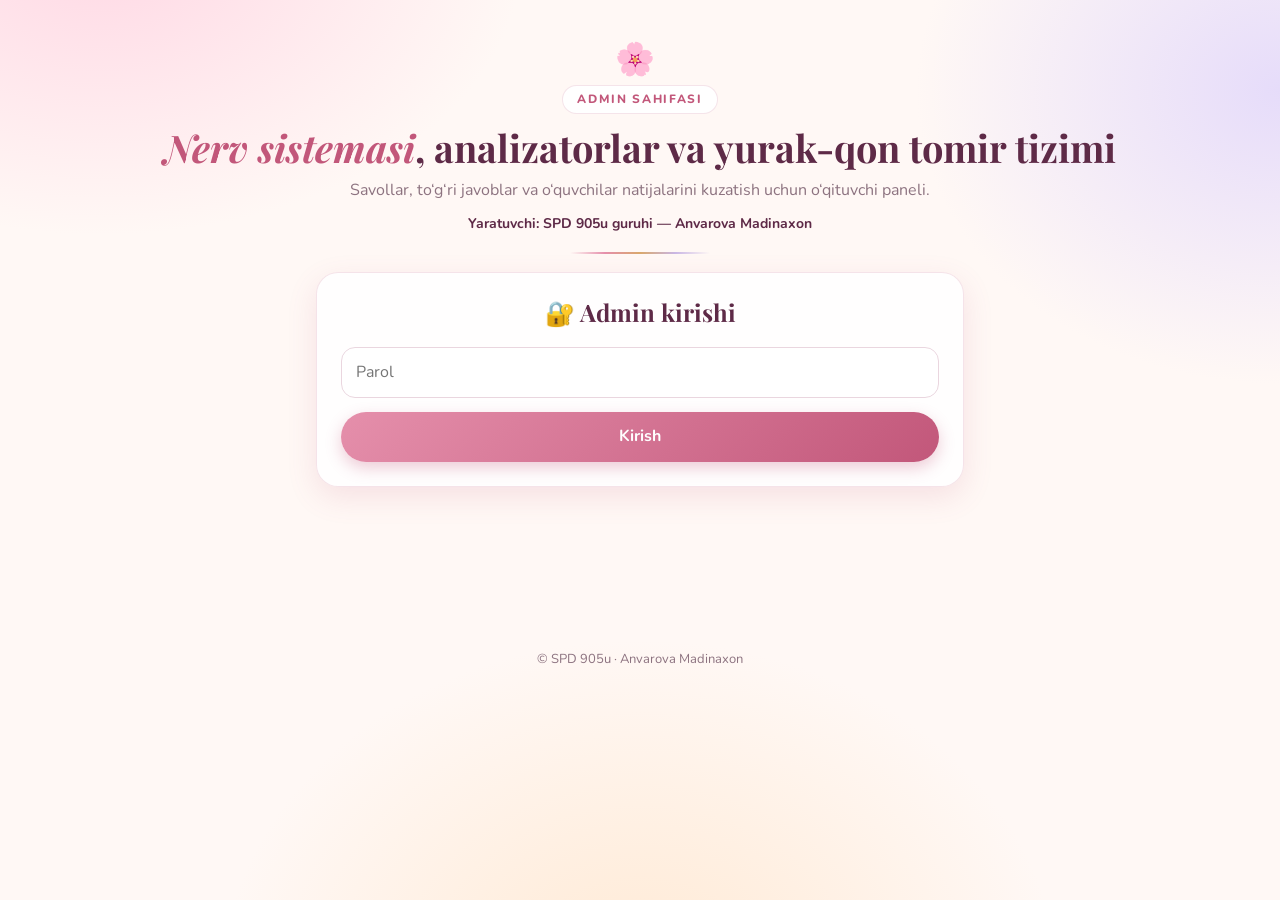
<file: admin/index.html>
<!doctype html>
<html lang="uz">
<head>
<meta charset="utf-8">
<meta name="viewport" content="width=device-width,initial-scale=1">
<title>Admin — Bilim sinovi · SPD 905u</title>
<link rel="stylesheet" href="style.css">
</head>
<body>
<header class="hero">
  <div class="flower">🌸</div>
  <span class="tag">Admin sahifasi</span>
  <h1><em>Nerv sistemasi</em>, analizatorlar va yurak-qon tomir tizimi</h1>
  <p>Savollar, to‘g‘ri javoblar va o‘quvchilar natijalarini kuzatish uchun o‘qituvchi paneli.</p>
  <div class="by">Yaratuvchi: SPD 905u guruhi — Anvarova Madinaxon</div>
  <div class="divider"></div>
</header>

<main class="wrap" id="app"></main>
<div class="footer">© SPD 905u · Anvarova Madinaxon</div>

<script src="common.js"></script>
<script>
/* Admin paroli (xohlasangiz o‘zgartiring). Eslatma: bu faqat oddiy to‘siq, havolani maxfiy saqlang. */
const ADMIN_PASSWORD = "madina905";

const $ = s => document.querySelector(s), esc = APP.esc, N = APP.total();
const K = "spd905u_results";
const load = () => { try { return JSON.parse(localStorage.getItem(K)) || []; } catch(e){ return []; } };
const save = a => { try { localStorage.setItem(K, JSON.stringify(a)); } catch(e){} };
let tab = "res", sortBy = "pct", q = "", msg = "", remote = [], dbErr = false, pasteVal = "";
async function pull() {
  if (!APP.dbOn()) return;
  try {
    const r = await APP.dbAll(); dbErr = false;
    if (JSON.stringify(r) !== JSON.stringify(remote)) { remote = r; if (tab === "res" && $("#paste")) { pasteVal = $("#paste").value; renderResults(); } }
  } catch (e) { dbErr = true; }
  const st = $("#live"); if (st) st.innerHTML = liveText();
}
const liveText = () => !APP.dbOn() ? "⚪ Firebase ulanmagan — kodlarni qo‘lda joylang" : dbErr ? "🔴 Bazaga ulanib bo‘lmadi" : "🟢 Jonli: natijalar avtomatik yangilanadi";

function boot() {
  let ok = false; try { ok = sessionStorage.getItem("spd905u_admin") === "1"; } catch(e){}
  ok ? render() : login();
}
function login(err) {
  $("#app").innerHTML = `<div class="narrow"><div class="card center">
    <h2 style="margin-top:0">🔐 Admin kirishi</h2>
    <div class="field"><input type="password" id="pw" placeholder="Parol"></div>
    ${err ? `<div class="err">Parol noto‘g‘ri</div>` : ""}
    <button class="btn block" id="in">Kirish</button></div></div>`;
  const go = () => { if ($("#pw").value === ADMIN_PASSWORD) { try { sessionStorage.setItem("spd905u_admin","1"); } catch(e){} render(); } else login(true); };
  $("#in").onclick = go; $("#pw").addEventListener("keydown", e => e.key === "Enter" && go());
}

function render() {
  $("#app").innerHTML = `
    <div class="tabs">
      <button class="tab ${tab==="res"?"on":""}" data-t="res">📊 Natijalar</button>
      <button class="tab ${tab==="qa"?"on":""}" data-t="qa">📚 Savollar va javoblar</button>
    </div>
    <div id="view"></div>`;
  document.querySelectorAll(".tab").forEach(b => b.onclick = () => { tab = b.dataset.t; render(); });
  tab === "res" ? renderResults() : renderQA();
}

/* ---------- Savollar va javoblar ---------- */
function renderQA() {
  let n = 0, html = "";
  QUIZ.sections.forEach((title, si) => {
    html += `<h2 class="sec-title">${si+1}-bo‘lim · ${esc(title)}</h2>`;
    QUIZ.questions.filter(x => x.s === si).forEach(x => {
      n++;
      html += `<div class="card qa"><h3><span class="num">${n}</span><span>${esc(x.q)}</span></h3>` +
        x.o.map((o, i) => ({o, i})).map(({o,i}, k) =>
          `<div class="ans ${i===0?"ok":""}"><span class="k">${i===0?"✓":"•"}</span><span>${esc(o)}</span></div>`).join("") + `</div>`;
    });
  });
  $("#view").innerHTML = `<div class="note center">Jami <b>${N}</b> ta savol. Yashil — to‘g‘ri javob. O‘quvchilarga variantlar har safar aralashtirib ko‘rsatiladi.</div>` + html;
}

/* ---------- Natijalar ---------- */
function rows() {
  const m = new Map(); load().forEach(r => m.set(r.i, r)); remote.forEach(r => m.set(r.i, r));
  return [...m.values()].map(r => { const pct = Math.round(r.c / N * 100); return { ...r, pct, lv: APP.levelOf(pct) }; });
}
function renderResults() {
  const all = rows();
  let list = all.filter(r => r.n.toLowerCase().includes(q.toLowerCase()));
  const cmp = { pct:(a,b)=>b.pct-a.pct||a.t-b.t, name:(a,b)=>a.n.localeCompare(b.n), time:(a,b)=>a.t-b.t, date:(a,b)=>b.d-a.d };
  list.sort(cmp[sortBy]);
  const avg = all.length ? Math.round(all.reduce((s,r)=>s+r.pct,0)/all.length) : 0;
  const best = all.length ? Math.max(...all.map(r=>r.pct)) : 0;
  const dist = APP_LEVELS_COUNT(all);

  $("#view").innerHTML = `
    <div class="note center" id="live">${liveText()}</div>
    <details class="card" ${APP.dbOn() ? "" : "open"}><summary><b>📥 Natijani qo‘lda qo‘shish (kod orqali)</b></summary>
      <p class="small-note" style="max-width:none">O‘quvchilar yuborgan kodlarni (Telegram xabarlarini shundayligicha ham bo‘ladi) shu yerga joylang. Har bir qatorga bittadan yoki hammasini birdan tashlashingiz mumkin.</p>
      <textarea id="paste" rows="3" placeholder="SPD905U.eyJpIjoi...">${esc(pasteVal)}</textarea>
      <div class="row" style="justify-content:flex-start"><button class="btn" id="add">Qo‘shish</button></div>
      <div id="msg">${msg}</div>
    </details>

    <div class="sum">
      <div class="stat"><b>${all.length}</b><small>ishlagan o‘quvchi</small></div>
      <div class="stat"><b>${avg}%</b><small>o‘rtacha natija</small></div>
      <div class="stat"><b>${best}%</b><small>eng yuqori</small></div>
      <div class="stat"><b>${all.filter(r=>r.pct>=75).length}</b><small>yuqori (75%+)</small></div>
    </div>
    <div class="card">
      <b>Darajalar bo‘yicha taqsimot</b>
      <div class="dist">${LEVELS.map(l => `<i class="${l.key}" style="width:${all.length? dist[l.key]/all.length*100:0}%;background:var(--c)"></i>`).join("")}</div>
      <div class="legend">${LEVELS.map(l => `<span class="${l.key}"><b>${l.label}</b> (${l.min}%${l.min===90?"–100":""}) — ${dist[l.key]} ta</span>`).join("")}</div>
    </div>

    <div class="toolbar">
      <input type="text" id="search" placeholder="🔎 Ism bo‘yicha qidirish" value="${esc(q)}">
      <select id="sort" style="width:auto">
        <option value="pct" ${sortBy==="pct"?"selected":""}>Foiz bo‘yicha</option>
        <option value="name" ${sortBy==="name"?"selected":""}>Ism bo‘yicha</option>
        <option value="time" ${sortBy==="time"?"selected":""}>Vaqt bo‘yicha</option>
        <option value="date" ${sortBy==="date"?"selected":""}>Oxirgilari birinchi</option>
      </select>
      <button class="btn small ghost" id="csv">⬇️ CSV</button>
      <button class="btn small ghost" id="clr">🗑 Hammasini tozalash</button>
    </div>

    <div class="tablewrap"><table class="stat">
      <thead><tr><th>#</th><th>Ism familiya</th><th>To‘g‘ri</th><th>Vaqt</th><th>Foiz</th><th>Daraja</th><th>Izoh</th><th></th></tr></thead>
      <tbody>${list.length ? list.map((r,i) => `
        <tr>
          <td>${i+1}</td>
          <td><b>${esc(r.n)}</b>${r.ab ? `<br><small style="color:var(--lo)">testdan chiqib ketgan</small>` : ""}${r.l ? `<br><small style="color:var(--mid)">tabdan chiqqan: ${r.l} marta</small>` : ""}</td>
          <td>${r.c} / ${N}</td>
          <td>${APP.fmtTime(r.t)}</td>
          <td><span class="pill ${r.lv.tier}">${r.pct}%</span></td>
          <td><span class="lvl ${r.lv.key}">${r.lv.label}</span></td>
          <td class="small-note">${esc(r.lv.note)}</td>
          <td><button class="btn small ghost" data-del="${esc(r.i)}" title="O‘chirish">✕</button></td>
        </tr>`).join("") : `<tr><td colspan="8" class="empty">Hozircha natija yo‘q. Yuqoridagi maydonga o‘quvchilar kodlarini joylang.</td></tr>`}</tbody>
    </table></div>`;

  $("#add").onclick = importCodes;
  $("#search").oninput = e => { q = e.target.value; renderResults(); const s = $("#search"); s.focus(); s.setSelectionRange(q.length, q.length); };
  $("#sort").onchange = e => { sortBy = e.target.value; renderResults(); };
  $("#csv").onclick = () => exportCSV(list);
  $("#clr").onclick = async () => { if (confirm("Barcha natijalar o‘chiriladi. Davom etasizmi?")) { save([]); remote = []; msg = ""; pasteVal = ""; if (APP.dbOn()) await APP.dbClear().catch(()=>{}); renderResults(); } };
  document.querySelectorAll("[data-del]").forEach(b => b.onclick = async () => { if (confirm("Bu natija o‘chirilsinmi?")) { save(load().filter(r => r.i !== b.dataset.del)); remote = remote.filter(r => r.i !== b.dataset.del); if (APP.dbOn()) await APP.dbDel(b.dataset.del).catch(()=>{}); renderResults(); } });
}
function APP_LEVELS_COUNT(all) { const o = {}; LEVELS.forEach(l => o[l.key] = 0); all.forEach(r => o[r.lv.key]++); return o; }

function importCodes() {
  const text = $("#paste").value, found = text.match(/SPD905U\.[A-Za-z0-9_\-]+/g) || [];
  const cur = load(), ids = new Set(cur.map(r => r.i));
  let added = 0, dup = 0, bad = 0;
  found.forEach(c => {
    const o = APP.decode(c);
    if (!o) return bad++;
    if (ids.has(o.i)) return dup++;
    ids.add(o.i); cur.push(o); added++;
  });
  save(cur);
  msg = !found.length ? `<div class="err">Kod topilmadi. «SPD905U.» bilan boshlanadigan kodni joylang.</div>`
    : `<div class="note">✅ Qo‘shildi: <b>${added}</b>${dup ? ` · takror: ${dup}` : ""}${bad ? ` · yaroqsiz: ${bad}` : ""}</div>`;
  pasteVal = "";
  renderResults();
}
function exportCSV(list) {
  const lines = [["№","Ism familiya","To'g'ri","Jami","Vaqt","Foiz","Daraja","Tabdan chiqish","Chiqib ketgan"]]
    .concat(list.map((r,i) => [i+1, r.n, r.c, N, APP.fmtTime(r.t), r.pct+"%", r.lv.label, r.l, r.ab ? "ha" : "yo'q"]));
  const csv = "﻿" + lines.map(l => l.map(v => `"${String(v).replace(/"/g,'""')}"`).join(",")).join("\r\n");
  const a = document.createElement("a"); a.href = URL.createObjectURL(new Blob([csv], {type:"text/csv;charset=utf-8"})); a.download = "natijalar.csv"; a.click();
}
boot();
pull(); setInterval(pull, 5000);
</script>
</body>
</html>
</file>
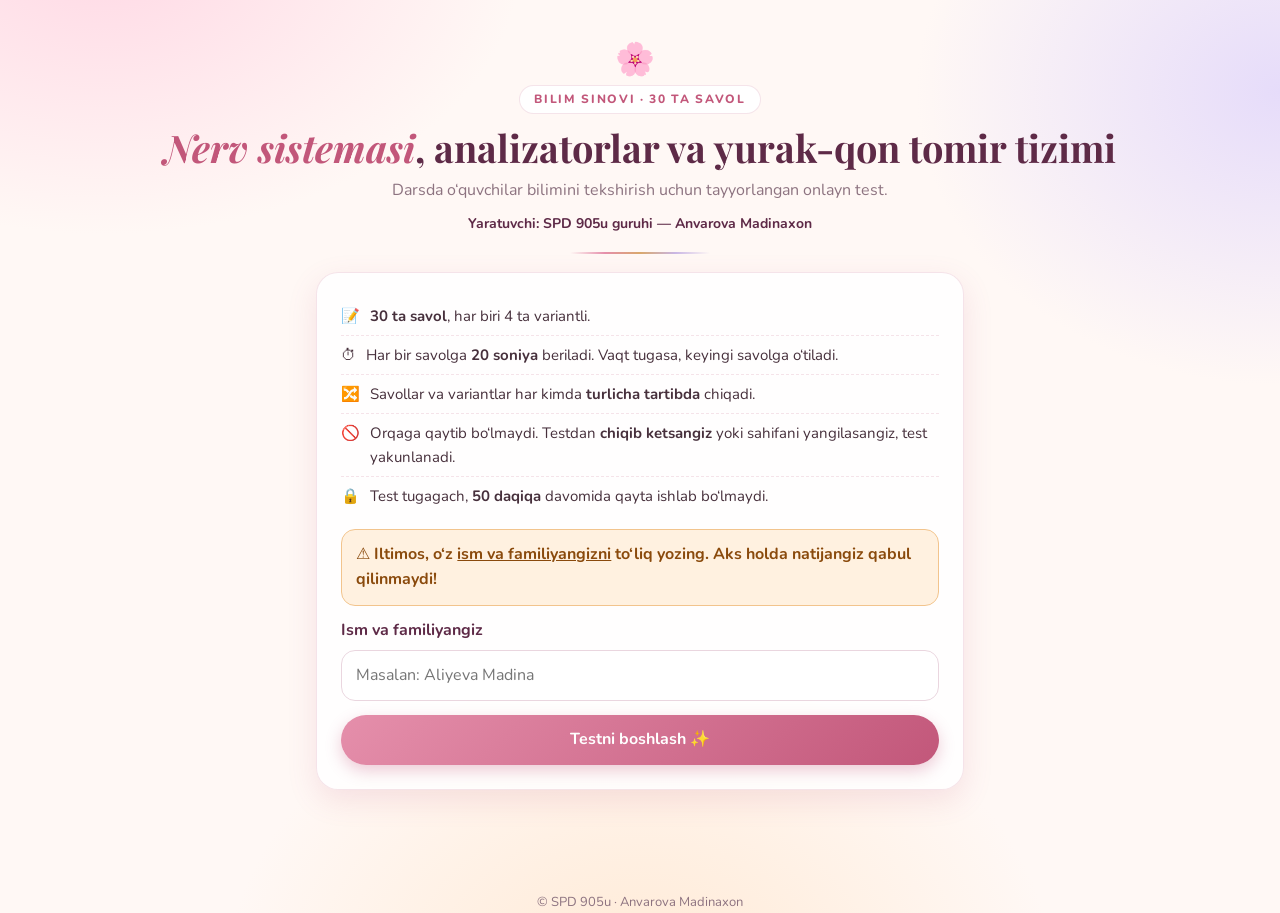
<file: oquvchi/index.html>
<!doctype html>
<html lang="uz">
<head>
<meta charset="utf-8">
<meta name="viewport" content="width=device-width,initial-scale=1">
<title>Bilim sinovi — SPD 905u</title>
<link rel="stylesheet" href="style.css">
</head>
<body>
<header class="hero">
  <div class="flower">🌸</div>
  <span class="tag">Bilim sinovi · 30 ta savol</span>
  <h1><em>Nerv sistemasi</em>, analizatorlar va yurak-qon tomir tizimi</h1>
  <p>Darsda o‘quvchilar bilimini tekshirish uchun tayyorlangan onlayn test.</p>
  <div class="by">Yaratuvchi: SPD 905u guruhi — Anvarova Madinaxon</div>
  <div class="divider"></div>
</header>
<main class="narrow" id="app"></main>
<div class="footer">© SPD 905u · Anvarova Madinaxon</div>

<script src="common.js"></script>
<script>
const $ = s => document.querySelector(s);
const esc = APP.esc, SEC = APP.secPerQuestion, LOCK = APP.lockMinutes * 60000;
const K_RUN = "spd905u_run", K_DONE = "spd905u_done";
const store = {
  get(k){ try { return JSON.parse(localStorage.getItem(k)); } catch(e){ return null; } },
  set(k,v){ try { localStorage.setItem(k, JSON.stringify(v)); } catch(e){} },
  del(k){ try { localStorage.removeItem(k); } catch(e){} }
};
const shuffle = a => { a = a.slice(); for (let i = a.length-1; i > 0; i--) { const j = Math.floor(Math.random()*(i+1)); [a[i],a[j]] = [a[j],a[i]]; } return a; };
const uid = () => Math.random().toString(36).slice(2,10) + Date.now().toString(36);
const Q = QUIZ.questions, N = Q.length;
let run = null, timerH = null, locked = false;

/* ---------- Kirish nuqtasi ---------- */
function boot() {
  const r = store.get(K_RUN);
  if (r) { run = r; finish(true); return; }          // test yarim qolgan (chiqib ketgan) → yakunlanadi va bloklanadi
  const d = store.get(K_DONE);
  if (d && d.until > Date.now()) return showLocked(d);
  if (d) store.del(K_DONE);
  showWelcome();
}

/* ---------- 1. Ism va qoidalar ---------- */
function showWelcome(msg) {
  $("#app").innerHTML = `
    <div class="card">
      <ul class="rules">
        <li>📝 <span><b>${N} ta savol</b>, har biri 4 ta variantli.</span></li>
        <li>⏱ <span>Har bir savolga <b>${SEC} soniya</b> beriladi. Vaqt tugasa, keyingi savolga o‘tiladi.</span></li>
        <li>🔀 <span>Savollar va variantlar har kimda <b>turlicha tartibda</b> chiqadi.</span></li>
        <li>🚫 <span>Orqaga qaytib bo‘lmaydi. Testdan <b>chiqib ketsangiz</b> yoki sahifani yangilasangiz, test yakunlanadi.</span></li>
        <li>🔒 <span>Test tugagach, <b>${APP.lockMinutes} daqiqa</b> davomida qayta ishlab bo‘lmaydi.</span></li>
      </ul>
      <div class="warn">⚠️ Iltimos, o‘z <u>ism va familiyangizni</u> to‘liq yozing. Aks holda natijangiz qabul qilinmaydi!</div>
      <div class="field"><label for="name">Ism va familiyangiz</label>
        <input type="text" id="name" placeholder="Masalan: Aliyeva Madina" autocomplete="name" maxlength="60"></div>
      <div id="err">${msg ? `<div class="err">${esc(msg)}</div>` : ""}</div>
      <button class="btn block" id="go">Testni boshlash ✨</button>
    </div>`;
  $("#go").onclick = begin;
  $("#name").addEventListener("keydown", e => { if (e.key === "Enter") begin(); });
}
function cleanName(s) {
  s = String(s||"").replace(/\s+/g," ").trim();
  return s.split(" ").map(w => w.charAt(0).toLocaleUpperCase("uz") + w.slice(1)).join(" ");
}
function begin() {
  const name = cleanName($("#name").value);
  const ok = /^[\p{L}'‘’ʻʼ`.\-]{2,}(\s[\p{L}'‘’ʻʼ`.\-]{2,})+$/u.test(name);
  if (!ok) { $("#err").innerHTML = `<div class="err">Ism va familiyangizni to‘liq yozing (kamida 2 ta so‘z, faqat harflar).</div>`; return; }
  if (!confirm(`Ismingiz: «${name}»\n\nTo‘g‘ri yozilganmi? Keyin o‘zgartirib bo‘lmaydi.`)) return;
  const order = shuffle([...Q.keys()]);
  const opts = {}; order.forEach(qi => opts[qi] = shuffle([0,1,2,3]));
  run = { id: uid(), name, order, opts, i: 0, ans: new Array(N).fill(null), startedAt: Date.now(), leaves: 0 };
  store.set(K_RUN, run);
  showQuestion();
}

/* ---------- 2. Savollar ---------- */
function showQuestion() {
  if (run.i >= N) return finish(false);
  locked = false;
  const qi = run.order[run.i], q = Q[qi], ord = run.opts[qi];
  const letters = ["A","B","C","D"];
  $("#app").innerHTML = `
    <div class="qtop"><span>Savol ${run.i+1} / ${N}</span><span class="timer" id="tm">⏱ <span id="tn">${SEC}</span></span></div>
    <div class="bar"><i style="width:${run.i/N*100}%"></i></div>
    <div class="bar time"><i id="tb" style="width:100%"></i></div>
    <div class="card qcard">
      <h2>${esc(q.q)}</h2>
      ${ord.map((oi, k) => `<button class="opt" data-o="${oi}"><span class="k">${letters[k]}</span><span>${esc(q.o[oi])}</span></button>`).join("")}
      <div class="flash" id="fl"></div>
    </div>`;
  document.querySelectorAll(".opt").forEach(b => b.onclick = () => answer(+b.dataset.o, b));
  const deadline = Date.now() + SEC * 1000;
  clearInterval(timerH);
  timerH = setInterval(() => {
    const left = Math.max(0, deadline - Date.now());
    $("#tn").textContent = Math.ceil(left/1000);
    $("#tb").style.width = (left/(SEC*1000)*100) + "%";
    $("#tm").classList.toggle("danger", left <= 5000);
    if (left <= 0) { clearInterval(timerH); timeUp(); }
  }, 100);
  window.scrollTo(0, 0);
}
function reveal(chosen) {            // to‘g‘ri javob — yashil, noto‘g‘ri tanlov — qizil
  document.querySelectorAll(".opt").forEach(b => { if (b.dataset.o === "0") b.classList.add("ok"); });
  if (chosen && chosen.dataset.o !== "0") chosen.classList.add("bad");
}
function lockOpts(){ document.querySelectorAll(".opt").forEach(b => b.disabled = true); }
function answer(oi, btn) {
  if (locked) return; locked = true; clearInterval(timerH);
  lockOpts(); reveal(btn);
  run.ans[run.order[run.i]] = oi;      // 0 = to‘g‘ri variant
  next(1000);
}
function timeUp() {
  if (locked) return; locked = true; lockOpts(); reveal(null);
  $("#fl").textContent = "⏰ Vaqt tugadi!";
  next(1200);
}
function next(delay) { run.i++; store.set(K_RUN, run); setTimeout(showQuestion, delay); }

/* Tabdan chiqib ketishni sanash */
document.addEventListener("visibilitychange", () => {
  if (run && document.visibilityState === "hidden") {
    run.leaves = (run.leaves || 0) + 1; store.set(K_RUN, run);
  }
});
document.addEventListener("contextmenu", e => { if (run) e.preventDefault(); });
document.addEventListener("copy", e => { if (run) e.preventDefault(); });

/* ---------- 3. Natija ---------- */
function finish(abandoned) {
  clearInterval(timerH);
  const correct = run.ans.filter(a => a === 0).length;
  const answered = run.ans.filter(a => a !== null).length;
  const secs = Math.round((Math.min(Date.now(), run.startedAt + N*SEC*1000 + 5000) - run.startedAt) / 1000);
  const res = { i: run.id, n: run.name, c: correct, t: secs, l: run.leaves || 0, ab: abandoned ? 1 : 0, d: Date.now() };
  const done = { until: Date.now() + LOCK, res, code: APP.encode(res), answered };
  store.set(K_DONE, done); store.del(K_RUN); run = null;
  showResult(done, abandoned);
}
function showResult(d, abandoned) {
  const r = d.res, pct = Math.round(r.c / N * 100), lv = APP.levelOf(pct);
  const ringColor = lv.tier === "high" ? "#1f9d5c" : lv.tier === "mid" ? "#e9b949" : "#d63a62";
  const text = `Test natijasi — ${r.n}\n${r.c}/${N} (${pct}%)\n${d.code}`;
  $("#app").innerHTML = `
    <div class="card center">
      <h2 style="margin-top:0">${esc(r.n)}</h2>
      ${abandoned ? `<div class="warn">Siz testdan chiqib ketdingiz — test yakunlandi.</div>` : ""}
      <div class="ring" style="--p:${pct};--c:${ringColor}"><span>${pct}%</span></div>
      <span class="lvl ${lv.key}">${lv.label}</span>
      <div class="stats">
        <div class="stat"><b>${r.c} / ${N}</b><small>to‘g‘ri javob</small></div>
        <div class="stat"><b>${APP.fmtTime(r.t)}</b><small>sarflangan vaqt</small></div>
      </div>
      <div class="notebox ${lv.tier}">${lv.note}</div>
      ${APP.dbOn() ? `<div class="note" id="snd" style="text-align:left">⏳ Natijangiz o‘qituvchiga yuborilmoqda…</div>
      <details style="text-align:left;margin-top:8px"><summary class="small-note" style="cursor:pointer">Yuborilmasa — qo‘lda yuborish</summary>` : ""}
      <div class="note" style="text-align:left">📤 <b>Natijangizni o‘qituvchiga yuboring:</b> pastdagi kodni nusxalab yuboring yoki Telegram tugmasini bosing.</div>
      <div class="codebox" id="code">${esc(d.code)}</div>
      <div class="row">
        <button class="btn" id="cp">📋 Kodni nusxalash</button>
        <a class="btn ghost" target="_blank" rel="noopener" href="https://t.me/share/url?url=${encodeURIComponent(" ")}&text=${encodeURIComponent(text)}">✈️ Telegram orqali yuborish</a>
      </div>
      ${APP.dbOn() ? `</details>` : ""}
      <p class="small-note" style="margin:14px auto 0" id="lk"></p>
    </div>`;
  $("#cp").onclick = async () => {
    try { await navigator.clipboard.writeText(d.code); } catch(e) {
      const s = getSelection(), rg = document.createRange(); rg.selectNodeContents($("#code")); s.removeAllRanges(); s.addRange(rg); document.execCommand("copy");
    }
    $("#cp").textContent = "✅ Nusxalandi";
  };
  tickLock(d);
  if (APP.dbOn()) sendResult(d);
  window.scrollTo(0, 0);
}
async function sendResult(d) {
  const el = $("#snd"); if (!el) return;
  if (d.sent) { el.className = "notebox high"; el.textContent = "✅ Natijangiz o‘qituvchiga yuborildi."; return; }
  try {
    await APP.dbPut(d.res); d.sent = 1; store.set(K_DONE, d);
    el.className = "notebox high"; el.textContent = "✅ Natijangiz o‘qituvchiga yuborildi.";
  } catch (e) {
    el.className = "err"; el.innerHTML = "Natija yuborilmadi (internetni tekshiring). <button class=\"btn small\" id=\"rt\">Qayta yuborish</button>";
    $("#rt").onclick = () => { el.className = "note"; el.textContent = "⏳ Yuborilmoqda…"; sendResult(d); };
  }
}
function tickLock(d) {
  const el = $("#lk"); if (!el) return;
  const upd = () => {
    const left = d.until - Date.now();
    if (left <= 0) { store.del(K_DONE); location.reload(); return; }
    el.textContent = `🔒 Qayta ishlash ${APP.fmtTime(left/1000)} dan keyin ochiladi.`;
  };
  upd(); setInterval(upd, 1000);
}
function showLocked(d) {
  showResult(d, false);
  const c = $("#app .card"); c.insertAdjacentHTML("afterbegin", `<div class="note" style="text-align:left">Siz bu testni allaqachon ishlab bo‘lgansiz. Natijangiz quyida.</div>`);
}
boot();
</script>
</body>
</html>
</file>
<file: admin/style.css>
@import url('https://fonts.googleapis.com/css2?family=Nunito:wght@400;600;700;800&family=Playfair+Display:ital,wght@0,600;0,700;1,500&display=swap');
:root{
  --rose:#e58fab; --rose-deep:#c2577a; --plum:#5e2a47; --cream:#fff8f5;
  --lav:#c9b6e4; --gold:#d9a86c; --mint:#a8d5c2; --ink:#47303c; --soft:#8d7380;
  --card:rgba(255,255,255,.84); --line:rgba(194,87,122,.16);
  --shadow:0 10px 30px rgba(194,87,122,.14);
  --hi:#1f7a4a; --hi-bg:#d9f2e4; --mid:#8a6410; --mid-bg:#fdf0cf; --lo:#b3244f; --lo-bg:#fddde4;
}
*{box-sizing:border-box}
html{scroll-behavior:smooth}
body{margin:0;font-family:'Nunito',system-ui,sans-serif;color:var(--ink);line-height:1.6;min-height:100vh;background-attachment:fixed;
  background:radial-gradient(600px 400px at 8% -5%,#ffd9e5 0%,transparent 70%),radial-gradient(520px 420px at 100% 10%,#e6dcfa 0%,transparent 70%),radial-gradient(600px 500px at 50% 110%,#ffe9d3 0%,transparent 70%),var(--cream)}
h1,h2,h3{font-family:'Playfair Display',serif;color:var(--plum);line-height:1.25}
.wrap{max-width:1080px;margin:0 auto;padding:0 18px 60px}
.narrow{max-width:680px;margin:0 auto;padding:0 16px 60px}
.hero{text-align:center;padding:34px 18px 18px}
.hero .flower{font-size:32px;letter-spacing:10px}
.hero .tag{display:inline-block;font-weight:800;font-size:12px;letter-spacing:.14em;text-transform:uppercase;color:var(--rose-deep);background:#fff;border:1px solid var(--line);padding:4px 14px;border-radius:999px}
.hero h1{font-size:clamp(24px,5vw,38px);margin:10px 0 6px}
.hero h1 em{color:var(--rose-deep);font-style:italic}
.hero p{margin:0 auto;max-width:620px;color:var(--soft)}
.hero .by{margin-top:10px;font-size:14px;color:var(--plum);font-weight:700}
.divider{height:2px;width:140px;margin:16px auto 0;border-radius:2px;background:linear-gradient(90deg,transparent,var(--rose),var(--gold),var(--lav),transparent)}
.btn{display:inline-flex;align-items:center;justify-content:center;gap:8px;border:0;cursor:pointer;font:inherit;font-weight:700;padding:12px 22px;border-radius:999px;color:#fff;text-decoration:none;background:linear-gradient(135deg,var(--rose),var(--rose-deep));box-shadow:0 6px 16px rgba(194,87,122,.3);transition:transform .15s,box-shadow .15s}
.btn:hover{transform:translateY(-2px);box-shadow:0 10px 22px rgba(194,87,122,.35)}
.btn:disabled{opacity:.55;cursor:not-allowed;transform:none}
.btn.ghost{background:#fff;color:var(--rose-deep);box-shadow:none;border:1.5px solid var(--rose)}
.btn.small{padding:7px 14px;font-size:14px}
.btn.block{width:100%}
.card{background:var(--card);backdrop-filter:blur(6px);border:1px solid var(--line);border-radius:22px;padding:24px;box-shadow:var(--shadow);margin-bottom:16px}
.center{text-align:center}
input[type=text],input[type=password],textarea,select{font:inherit;padding:12px 14px;border-radius:14px;border:1.5px solid #ead6df;background:#fff;color:var(--ink);outline:none;width:100%}
input:focus,textarea:focus{border-color:var(--rose);box-shadow:0 0 0 4px rgba(229,143,171,.2)}
.field{margin-bottom:14px}.field label{display:block;font-weight:700;margin-bottom:6px;color:var(--plum)}
.err{background:#fde3ea;color:#a52047;padding:11px 14px;border-radius:14px;margin:12px 0;font-weight:600}
.warn{background:#fff1e0;color:#8a4a0c;border:1.5px solid #f2c48d;padding:12px 14px;border-radius:14px;margin:12px 0;font-weight:700}
.note{background:#fff6e4;color:#7a5a12;padding:11px 14px;border-radius:14px;margin:12px 0;font-size:14px}
.rules{margin:0 0 14px;padding:0;list-style:none}
.rules li{display:flex;gap:10px;padding:7px 0;border-bottom:1px dashed var(--line);font-size:15px}
.rules li:last-child{border:0}
.pill{display:inline-block;min-width:54px;text-align:center;font-weight:800;padding:3px 12px;border-radius:999px;font-size:14px}
.pill.high{background:var(--hi-bg);color:var(--hi)}.pill.mid{background:var(--mid-bg);color:var(--mid)}.pill.low{background:var(--lo-bg);color:var(--lo)}
.footer{text-align:center;color:var(--soft);font-size:13px;margin-top:26px}

/* ---- Test jarayoni ---- */
.qtop{display:flex;justify-content:space-between;align-items:center;margin-bottom:10px;font-weight:800;color:var(--plum)}
.timer{display:inline-flex;align-items:center;gap:6px;background:#fff;border:1.5px solid var(--rose);padding:4px 14px;border-radius:999px;font-variant-numeric:tabular-nums;min-width:84px;justify-content:center}
.timer.danger{border-color:#d63a62;color:#d63a62;animation:pulse .6s infinite alternate}
@keyframes pulse{to{transform:scale(1.07)}}
.bar{height:8px;background:#f3dfe7;border-radius:99px;overflow:hidden;margin-bottom:8px}
.bar i{display:block;height:100%;width:0;background:linear-gradient(90deg,var(--rose),var(--gold));border-radius:99px}
.bar.time i{background:linear-gradient(90deg,#9ed8b8,#e9c46a,#e76f8b);background-size:300% 100%;transition:none}
.qcard{margin-top:14px;user-select:none;-webkit-user-select:none}
.qcard h2{font-size:clamp(19px,3.6vw,24px);margin:4px 0 18px}
.opt{display:flex;gap:12px;align-items:center;width:100%;text-align:left;font:inherit;padding:13px 16px;border:1.5px solid #ead6df;border-radius:16px;margin-bottom:10px;cursor:pointer;background:#fff;color:var(--ink);transition:.15s}
.opt:hover:not(:disabled){border-color:var(--rose);transform:translateX(3px)}
.opt .k{flex:none;width:30px;height:30px;border-radius:50%;display:grid;place-items:center;background:#fbe9f0;color:var(--rose-deep);font-weight:800;font-size:14px}
.opt.sel{border-color:var(--rose-deep);background:#fff0f5}.opt.sel .k{background:var(--rose-deep);color:#fff}
.opt:disabled{cursor:default}
.flash{text-align:center;color:#d63a62;font-weight:800;min-height:24px}
.ring{width:160px;height:160px;border-radius:50%;margin:8px auto 14px;display:grid;place-items:center;background:conic-gradient(var(--c,var(--rose-deep)) calc(var(--p)*1%),#f3dfe7 0)}
.ring span{width:126px;height:126px;border-radius:50%;background:#fff;display:grid;place-items:center;font:800 38px 'Playfair Display',serif;color:var(--plum)}
.stats{display:flex;gap:10px;justify-content:center;flex-wrap:wrap;margin:10px 0 14px}
.stat{background:#fff;border:1px solid var(--line);border-radius:14px;padding:8px 16px;min-width:110px}
.stat b{display:block;font-size:20px;color:var(--plum)}.stat small{color:var(--soft)}
.codebox{background:#fdf1f5;border:1.5px dashed var(--rose);border-radius:14px;padding:10px 12px;font:12px/1.4 ui-monospace,monospace;word-break:break-all;color:var(--rose-deep);text-align:left;max-height:90px;overflow:auto}
.notebox{border-radius:16px;padding:14px 16px;margin:12px 0;font-weight:600;text-align:left}
.notebox.high{background:var(--hi-bg);color:var(--hi)}.notebox.mid{background:var(--mid-bg);color:var(--mid)}.notebox.low{background:var(--lo-bg);color:var(--lo)}
.row{display:flex;gap:10px;flex-wrap:wrap;justify-content:center;margin-top:12px}

/* ---- Admin ---- */
.tabs{display:flex;gap:8px;flex-wrap:wrap;margin-bottom:16px;justify-content:center}
.tab{border:1.5px solid var(--rose);background:#fff;color:var(--rose-deep);padding:8px 18px;border-radius:999px;font:inherit;font-weight:700;cursor:pointer}
.tab.on{background:var(--rose-deep);color:#fff;border-color:var(--rose-deep)}
.sum{display:grid;gap:12px;grid-template-columns:repeat(auto-fit,minmax(150px,1fr));margin-bottom:16px}
.sum .stat{min-width:0;text-align:center}
.dist{display:flex;height:16px;border-radius:99px;overflow:hidden;background:#f3dfe7;margin:10px 0 8px}
.dist i{display:block;height:100%}
.legend{display:flex;gap:6px 14px;flex-wrap:wrap;font-size:13px}
.legend span::before{content:"";display:inline-block;width:10px;height:10px;border-radius:50%;margin-right:5px;background:var(--c)}
.l1{--c:#1f9d5c}.l2{--c:#7cc77a}.l3{--c:#e9b949}.l4{--c:#ee8b5b}.l5{--c:#d63a62}
.tablewrap{overflow-x:auto;border-radius:16px;border:1px solid var(--line);background:#fff}
table.stat{width:100%;border-collapse:collapse;min-width:820px}
table.stat th{background:linear-gradient(135deg,#fde1ea,#ece3fb);color:var(--plum);text-align:left;padding:11px 12px;font-size:14px;white-space:nowrap}
table.stat td{padding:10px 12px;border-top:1px solid var(--line);vertical-align:top;font-size:14px}
table.stat tr:nth-child(even) td{background:#fffafc}
.lvl{display:inline-block;font-weight:800;font-size:13px;padding:3px 10px;border-radius:999px;color:#fff;background:var(--c)}
.small-note{font-size:12.5px;color:var(--soft);max-width:340px}
.toolbar{display:flex;gap:10px;flex-wrap:wrap;margin-bottom:12px;align-items:center}
.toolbar input{flex:1;min-width:200px;width:auto}
.sec-title{display:flex;align-items:center;gap:10px;margin:28px 0 12px;font-size:22px}
.sec-title::after{content:"";flex:1;height:2px;background:linear-gradient(90deg,var(--rose),transparent);opacity:.4}
.qa{margin-bottom:12px}.qa h3{display:flex;gap:10px;font-family:'Nunito',sans-serif;font-size:16.5px;margin:0 0 10px}
.qa .num{flex:none;width:30px;height:30px;border-radius:50%;display:grid;place-items:center;background:var(--rose-deep);color:#fff;font-weight:800;font-size:14px}
.ans{display:flex;gap:10px;align-items:center;padding:8px 12px;border-radius:12px;margin-bottom:6px;background:#fff;border:1.5px solid #f0e2e8;font-size:15px}
.ans.ok{background:var(--hi-bg);border-color:#8fd3ae;color:#145c36;font-weight:800}
.ans .k{flex:none;width:24px;height:24px;border-radius:50%;display:grid;place-items:center;background:#fbe9f0;color:var(--rose-deep);font-weight:800;font-size:12px}
.ans.ok .k{background:var(--hi);color:#fff}
.empty{color:var(--soft);font-style:italic;text-align:center;padding:26px}
.hidden{display:none!important}
@media(max-width:520px){.card{padding:16px;border-radius:18px}}
</file>
<file: oquvchi/style.css>
@import url('https://fonts.googleapis.com/css2?family=Nunito:wght@400;600;700;800&family=Playfair+Display:ital,wght@0,600;0,700;1,500&display=swap');
:root{
  --rose:#e58fab; --rose-deep:#c2577a; --plum:#5e2a47; --cream:#fff8f5;
  --lav:#c9b6e4; --gold:#d9a86c; --mint:#a8d5c2; --ink:#47303c; --soft:#8d7380;
  --card:rgba(255,255,255,.84); --line:rgba(194,87,122,.16);
  --shadow:0 10px 30px rgba(194,87,122,.14);
  --hi:#1f7a4a; --hi-bg:#d9f2e4; --mid:#8a6410; --mid-bg:#fdf0cf; --lo:#b3244f; --lo-bg:#fddde4;
}
*{box-sizing:border-box}
html{scroll-behavior:smooth}
body{margin:0;font-family:'Nunito',system-ui,sans-serif;color:var(--ink);line-height:1.6;min-height:100vh;background-attachment:fixed;
  background:radial-gradient(600px 400px at 8% -5%,#ffd9e5 0%,transparent 70%),radial-gradient(520px 420px at 100% 10%,#e6dcfa 0%,transparent 70%),radial-gradient(600px 500px at 50% 110%,#ffe9d3 0%,transparent 70%),var(--cream)}
h1,h2,h3{font-family:'Playfair Display',serif;color:var(--plum);line-height:1.25}
.wrap{max-width:1080px;margin:0 auto;padding:0 18px 60px}
.narrow{max-width:680px;margin:0 auto;padding:0 16px 60px}
.hero{text-align:center;padding:34px 18px 18px}
.hero .flower{font-size:32px;letter-spacing:10px}
.hero .tag{display:inline-block;font-weight:800;font-size:12px;letter-spacing:.14em;text-transform:uppercase;color:var(--rose-deep);background:#fff;border:1px solid var(--line);padding:4px 14px;border-radius:999px}
.hero h1{font-size:clamp(24px,5vw,38px);margin:10px 0 6px}
.hero h1 em{color:var(--rose-deep);font-style:italic}
.hero p{margin:0 auto;max-width:620px;color:var(--soft)}
.hero .by{margin-top:10px;font-size:14px;color:var(--plum);font-weight:700}
.divider{height:2px;width:140px;margin:16px auto 0;border-radius:2px;background:linear-gradient(90deg,transparent,var(--rose),var(--gold),var(--lav),transparent)}
.btn{display:inline-flex;align-items:center;justify-content:center;gap:8px;border:0;cursor:pointer;font:inherit;font-weight:700;padding:12px 22px;border-radius:999px;color:#fff;text-decoration:none;background:linear-gradient(135deg,var(--rose),var(--rose-deep));box-shadow:0 6px 16px rgba(194,87,122,.3);transition:transform .15s,box-shadow .15s}
.btn:hover{transform:translateY(-2px);box-shadow:0 10px 22px rgba(194,87,122,.35)}
.btn:disabled{opacity:.55;cursor:not-allowed;transform:none}
.btn.ghost{background:#fff;color:var(--rose-deep);box-shadow:none;border:1.5px solid var(--rose)}
.btn.small{padding:7px 14px;font-size:14px}
.btn.block{width:100%}
.card{background:var(--card);backdrop-filter:blur(6px);border:1px solid var(--line);border-radius:22px;padding:24px;box-shadow:var(--shadow);margin-bottom:16px}
.center{text-align:center}
input[type=text],input[type=password],textarea,select{font:inherit;padding:12px 14px;border-radius:14px;border:1.5px solid #ead6df;background:#fff;color:var(--ink);outline:none;width:100%}
input:focus,textarea:focus{border-color:var(--rose);box-shadow:0 0 0 4px rgba(229,143,171,.2)}
.field{margin-bottom:14px}.field label{display:block;font-weight:700;margin-bottom:6px;color:var(--plum)}
.err{background:#fde3ea;color:#a52047;padding:11px 14px;border-radius:14px;margin:12px 0;font-weight:600}
.warn{background:#fff1e0;color:#8a4a0c;border:1.5px solid #f2c48d;padding:12px 14px;border-radius:14px;margin:12px 0;font-weight:700}
.note{background:#fff6e4;color:#7a5a12;padding:11px 14px;border-radius:14px;margin:12px 0;font-size:14px}
.rules{margin:0 0 14px;padding:0;list-style:none}
.rules li{display:flex;gap:10px;padding:7px 0;border-bottom:1px dashed var(--line);font-size:15px}
.rules li:last-child{border:0}
.pill{display:inline-block;min-width:54px;text-align:center;font-weight:800;padding:3px 12px;border-radius:999px;font-size:14px}
.pill.high{background:var(--hi-bg);color:var(--hi)}.pill.mid{background:var(--mid-bg);color:var(--mid)}.pill.low{background:var(--lo-bg);color:var(--lo)}
.footer{text-align:center;color:var(--soft);font-size:13px;margin-top:26px}

/* ---- Test jarayoni ---- */
.qtop{display:flex;justify-content:space-between;align-items:center;margin-bottom:10px;font-weight:800;color:var(--plum)}
.timer{display:inline-flex;align-items:center;gap:6px;background:#fff;border:1.5px solid var(--rose);padding:4px 14px;border-radius:999px;font-variant-numeric:tabular-nums;min-width:84px;justify-content:center}
.timer.danger{border-color:#d63a62;color:#d63a62;animation:pulse .6s infinite alternate}
@keyframes pulse{to{transform:scale(1.07)}}
.bar{height:8px;background:#f3dfe7;border-radius:99px;overflow:hidden;margin-bottom:8px}
.bar i{display:block;height:100%;width:0;background:linear-gradient(90deg,var(--rose),var(--gold));border-radius:99px}
.bar.time i{background:linear-gradient(90deg,#9ed8b8,#e9c46a,#e76f8b);background-size:300% 100%;transition:none}
.qcard{margin-top:14px;user-select:none;-webkit-user-select:none}
.qcard h2{font-size:clamp(19px,3.6vw,24px);margin:4px 0 18px}
.opt{display:flex;gap:12px;align-items:center;width:100%;text-align:left;font:inherit;padding:13px 16px;border:1.5px solid #ead6df;border-radius:16px;margin-bottom:10px;cursor:pointer;background:#fff;color:var(--ink);transition:.15s}
.opt:hover:not(:disabled){border-color:var(--rose);transform:translateX(3px)}
.opt .k{flex:none;width:30px;height:30px;border-radius:50%;display:grid;place-items:center;background:#fbe9f0;color:var(--rose-deep);font-weight:800;font-size:14px}
.opt.sel{border-color:var(--rose-deep);background:#fff0f5}.opt.sel .k{background:var(--rose-deep);color:#fff}
.opt:disabled{cursor:default}
.opt.ok{border-color:#1f9d5c;background:#d9f2e4;color:#145c36;font-weight:800}.opt.ok .k{background:#1f9d5c;color:#fff}
.opt.bad{border-color:#d63a62;background:#fddde4;color:#a52047;font-weight:800}.opt.bad .k{background:#d63a62;color:#fff}
.flash{text-align:center;color:#d63a62;font-weight:800;min-height:24px}
.ring{width:160px;height:160px;border-radius:50%;margin:8px auto 14px;display:grid;place-items:center;background:conic-gradient(var(--c,var(--rose-deep)) calc(var(--p)*1%),#f3dfe7 0)}
.ring span{width:126px;height:126px;border-radius:50%;background:#fff;display:grid;place-items:center;font:800 38px 'Playfair Display',serif;color:var(--plum)}
.stats{display:flex;gap:10px;justify-content:center;flex-wrap:wrap;margin:10px 0 14px}
.stat{background:#fff;border:1px solid var(--line);border-radius:14px;padding:8px 16px;min-width:110px}
.stat b{display:block;font-size:20px;color:var(--plum)}.stat small{color:var(--soft)}
.codebox{background:#fdf1f5;border:1.5px dashed var(--rose);border-radius:14px;padding:10px 12px;font:12px/1.4 ui-monospace,monospace;word-break:break-all;color:var(--rose-deep);text-align:left;max-height:90px;overflow:auto}
.notebox{border-radius:16px;padding:14px 16px;margin:12px 0;font-weight:600;text-align:left}
.notebox.high{background:var(--hi-bg);color:var(--hi)}.notebox.mid{background:var(--mid-bg);color:var(--mid)}.notebox.low{background:var(--lo-bg);color:var(--lo)}
.row{display:flex;gap:10px;flex-wrap:wrap;justify-content:center;margin-top:12px}

/* ---- Admin ---- */
.tabs{display:flex;gap:8px;flex-wrap:wrap;margin-bottom:16px;justify-content:center}
.tab{border:1.5px solid var(--rose);background:#fff;color:var(--rose-deep);padding:8px 18px;border-radius:999px;font:inherit;font-weight:700;cursor:pointer}
.tab.on{background:var(--rose-deep);color:#fff;border-color:var(--rose-deep)}
.sum{display:grid;gap:12px;grid-template-columns:repeat(auto-fit,minmax(150px,1fr));margin-bottom:16px}
.sum .stat{min-width:0;text-align:center}
.dist{display:flex;height:16px;border-radius:99px;overflow:hidden;background:#f3dfe7;margin:10px 0 8px}
.dist i{display:block;height:100%}
.legend{display:flex;gap:6px 14px;flex-wrap:wrap;font-size:13px}
.legend span::before{content:"";display:inline-block;width:10px;height:10px;border-radius:50%;margin-right:5px;background:var(--c)}
.l1{--c:#1f9d5c}.l2{--c:#7cc77a}.l3{--c:#e9b949}.l4{--c:#ee8b5b}.l5{--c:#d63a62}
.tablewrap{overflow-x:auto;border-radius:16px;border:1px solid var(--line);background:#fff}
table.stat{width:100%;border-collapse:collapse;min-width:820px}
table.stat th{background:linear-gradient(135deg,#fde1ea,#ece3fb);color:var(--plum);text-align:left;padding:11px 12px;font-size:14px;white-space:nowrap}
table.stat td{padding:10px 12px;border-top:1px solid var(--line);vertical-align:top;font-size:14px}
table.stat tr:nth-child(even) td{background:#fffafc}
.lvl{display:inline-block;font-weight:800;font-size:13px;padding:3px 10px;border-radius:999px;color:#fff;background:var(--c)}
.small-note{font-size:12.5px;color:var(--soft);max-width:340px}
.toolbar{display:flex;gap:10px;flex-wrap:wrap;margin-bottom:12px;align-items:center}
.toolbar input{flex:1;min-width:200px;width:auto}
.sec-title{display:flex;align-items:center;gap:10px;margin:28px 0 12px;font-size:22px}
.sec-title::after{content:"";flex:1;height:2px;background:linear-gradient(90deg,var(--rose),transparent);opacity:.4}
.qa{margin-bottom:12px}.qa h3{display:flex;gap:10px;font-family:'Nunito',sans-serif;font-size:16.5px;margin:0 0 10px}
.qa .num{flex:none;width:30px;height:30px;border-radius:50%;display:grid;place-items:center;background:var(--rose-deep);color:#fff;font-weight:800;font-size:14px}
.ans{display:flex;gap:10px;align-items:center;padding:8px 12px;border-radius:12px;margin-bottom:6px;background:#fff;border:1.5px solid #f0e2e8;font-size:15px}
.ans.ok{background:var(--hi-bg);border-color:#8fd3ae;color:#145c36;font-weight:800}
.ans .k{flex:none;width:24px;height:24px;border-radius:50%;display:grid;place-items:center;background:#fbe9f0;color:var(--rose-deep);font-weight:800;font-size:12px}
.ans.ok .k{background:var(--hi);color:#fff}
.empty{color:var(--soft);font-style:italic;text-align:center;padding:26px}
.hidden{display:none!important}
@media(max-width:520px){.card{padding:16px;border-radius:18px}}
</file>
